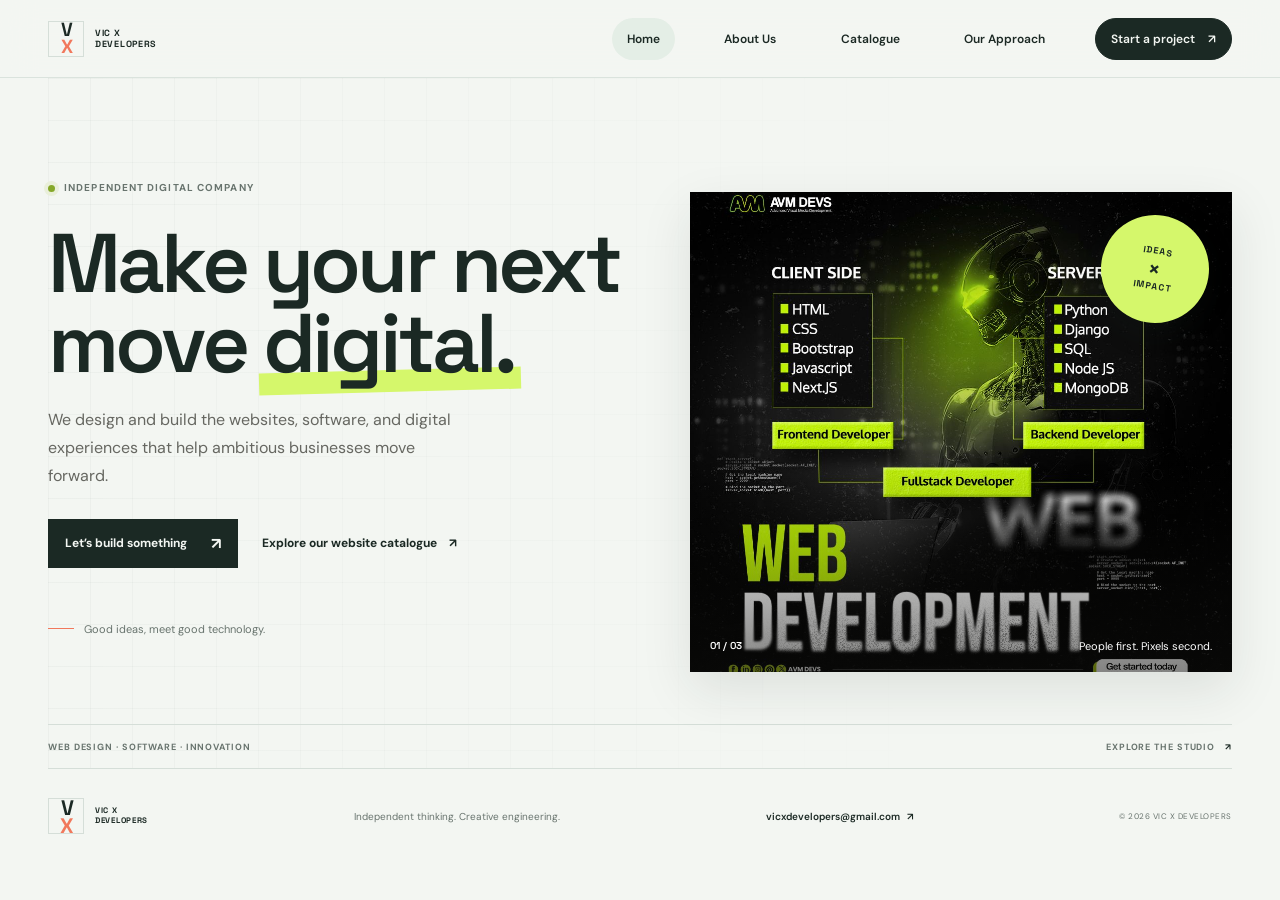
<file: index.html>
<!doctype html>
<html lang="en">
  <head>
    <meta charset="utf-8">
    <meta name="viewport" content="width=device-width, initial-scale=1">
    <meta name="theme-color" content="#f5f4ef">
    <meta name="description" content="Vic X Developers builds thoughtful websites, digital products, and technology for ambitious businesses.">
    <title>Vic X Developers — Digital, built for what’s next</title>
    <link rel="preconnect" href="https://fonts.googleapis.com">
    <link rel="preconnect" href="https://fonts.gstatic.com" crossorigin>
    <link rel="preconnect" href="https://images.unsplash.com">
    <link href="https://fonts.googleapis.com/css2?family=DM+Sans:wght@400;500;600;700&family=Space+Grotesk:wght@400;500;600;700&display=swap" rel="stylesheet">
    <link rel="stylesheet" href="css/style.css">
    <script src="js/main.js" defer></script>
  </head>
  <body>
    <header class="site-header">
      <a class="wordmark" href="index.html" aria-label="Vic X Developers home">
        <span class="wordmark-symbol" aria-hidden="true">V<span>X</span></span>
        <span class="wordmark-name">VIC X<br>DEVELOPERS</span>
      </a>
      <button class="menu-toggle" type="button" aria-expanded="false" aria-controls="site-nav" aria-label="Open navigation">
        <span></span><span></span>
      </button>
      <nav class="site-nav" id="site-nav" aria-label="Main navigation">
        <a href="index.html" aria-current="page">Home</a>
        <a href="services.html">About Us</a>
        <a href="website-types.html">Catalogue</a>
        <a href="approach.html">Our Approach</a>
        <a class="nav-contact" href="contact.html">Start a project <span aria-hidden="true">↗</span></a>
      </nav>
    </header>

    <main id="top">
      <section class="hero section-wrap">
        <div class="hero-copy">
          <p class="eyebrow"><span class="status-dot"></span> Independent digital company</p>
          <h1>Make your next move <span class="highlight-word">digital.</span></h1>
          <p class="hero-intro">We design and build the websites, software, and digital experiences that help ambitious businesses move forward.</p>
          <div class="hero-actions">
            <a class="button button-dark" href="contact.html">Let’s build something <span aria-hidden="true">↗</span></a>
            <a class="text-link" href="website-types.html">Explore our website catalogue <span aria-hidden="true">↗</span></a>
          </div>
          <div class="hero-note"><span class="note-line"></span><span>Good ideas, meet good technology.</span></div>
        </div>
        <div class="hero-visual">
          <img src="images/image10.jpg" alt="web development" />
          <div class="visual-label"><span class="label-index">01 / 03</span><span>People first. Pixels second.</span></div>
          <div class="visual-stamp" aria-label="Ideas into impact"><span>IDEAS</span><span class="stamp-x">×</span><span>IMPACT</span></div>
        </div>
        <div class="hero-bottom"><span>WEB DESIGN · SOFTWARE · INNOVATION</span><a href="services.html" aria-label="Explore our services">EXPLORE THE STUDIO <span aria-hidden="true">↗</span></a></div>
      </section>
    </main>

    <footer class="site-footer section-wrap">
      <a class="wordmark footer-wordmark" href="index.html" aria-label="Vic X Developers home"><span class="wordmark-symbol" aria-hidden="true">V<span>X</span></span><span class="wordmark-name">VIC X<br>DEVELOPERS</span></a>
      <span class="footer-line">Independent thinking. Creative engineering.</span>
      <a class="footer-email" href="mailto:vicxdevelopers@gmail.com">vicxdevelopers@gmail.com <span aria-hidden="true">↗</span></a>
      <span class="copyright">© <span id="year">2026</span> VIC X DEVELOPERS</span>
    </footer>
  </body>
</html>
</file>
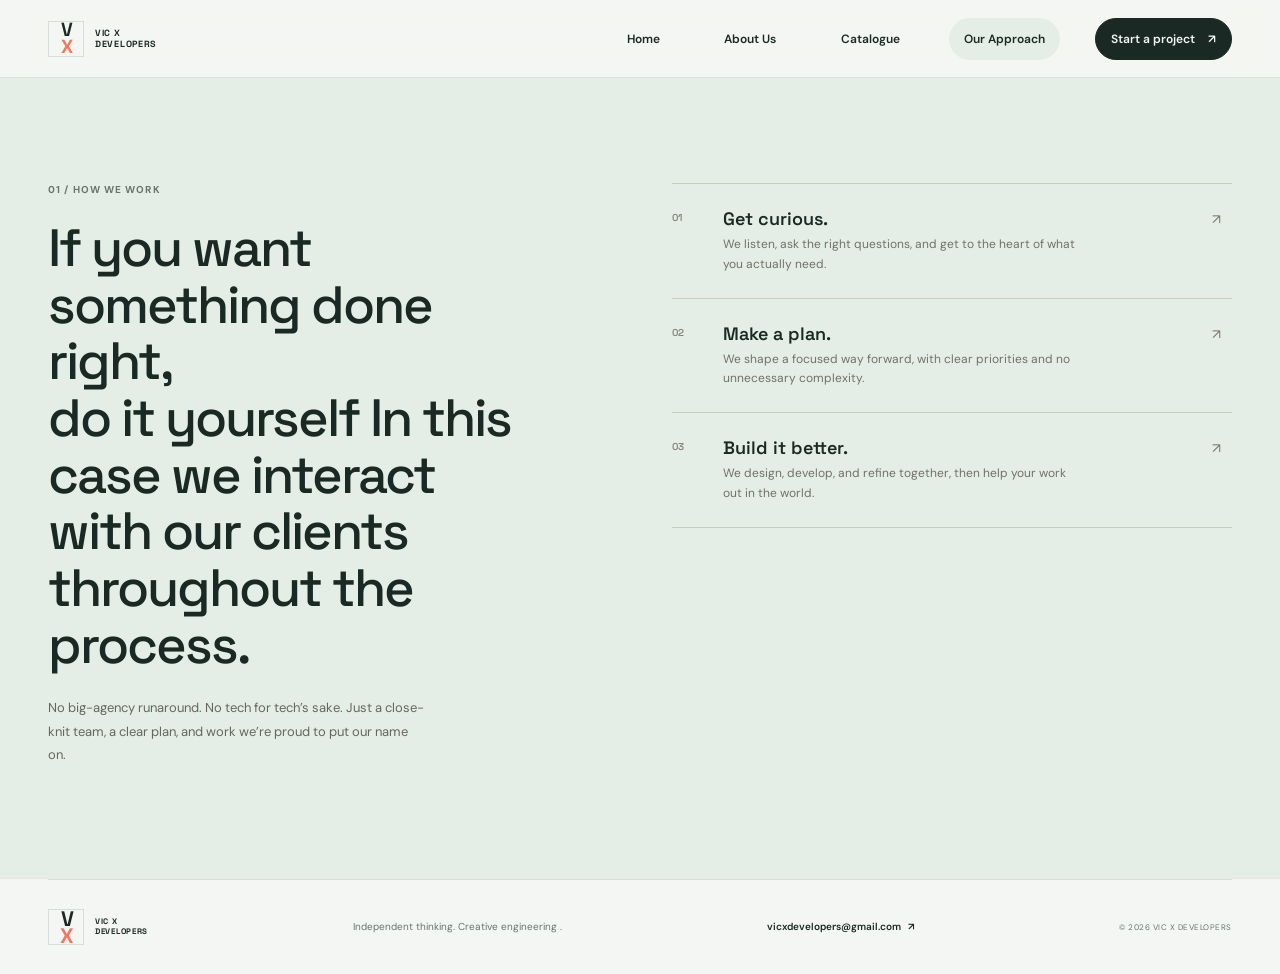
<file: approach.html>
<!doctype html>
<html lang="en">
  <head>
    <meta charset="utf-8">
    <meta name="viewport" content="width=device-width, initial-scale=1">
    <meta name="theme-color" content="#f5f4ef">
    <meta name="description" content="Learn how Vic X Developers works with clients to plan, design, and build digital projects.">
    <title>Our Approach — Vic X Developers</title>
    <link rel="preconnect" href="https://fonts.googleapis.com">
    <link rel="preconnect" href="https://fonts.gstatic.com" crossorigin>
    <link href="https://fonts.googleapis.com/css2?family=DM+Sans:wght@400;500;600;700&family=Space+Grotesk:wght@400;500;600;700&display=swap" rel="stylesheet">
    <link rel="stylesheet" href="css/style.css">
    <script src="js/main.js" defer></script>
  </head>
  <body>
    <header class="site-header">
      <a class="wordmark" href="index.html" aria-label="Vic X Developers home"><span class="wordmark-symbol" aria-hidden="true">V<span>X</span></span><span class="wordmark-name">VIC X<br>DEVELOPERS</span></a>
      <button class="menu-toggle" type="button" aria-expanded="false" aria-controls="site-nav" aria-label="Open navigation"><span></span><span></span></button>
      <nav class="site-nav" id="site-nav" aria-label="Main navigation">
        <a href="index.html">Home</a>
        <a href="services.html">About Us</a>
        <a href="website-types.html">Catalogue</a>
        <a href="approach.html" aria-current="page">Our Approach</a>
        <a class="nav-contact" href="contact.html">Start a project <span aria-hidden="true">↗</span></a>
      </nav>
    </header>

    <main id="top">
      <section class="approach approach-page" id="approach">
        <div class="approach-inner section-wrap">
          <div class="approach-heading">
            <p class="eyebrow">01 / How we work</p>
            <h1>If you want something done right,<br>do it yourself <span>In this case we interact with our clients throughout the process.</span></h1>
            <p>No big-agency runaround. No tech for tech’s sake. Just a close-knit team, a clear plan, and work we’re proud to put our name on.</p>
          </div>
          <div class="steps">
            <div class="step"><span class="step-number">01</span><div><h2>Get curious.</h2><p>We listen, ask the right questions, and get to the heart of what you actually need.</p></div><span class="step-mark" aria-hidden="true">↗</span></div>
            <div class="step"><span class="step-number">02</span><div><h2>Make a plan.</h2><p>We shape a focused way forward, with clear priorities and no unnecessary complexity.</p></div><span class="step-mark" aria-hidden="true">↗</span></div>
            <div class="step"><span class="step-number">03</span><div><h2>Build it better.</h2><p>We design, develop, and refine together, then help your work out in the world.</p></div><span class="step-mark" aria-hidden="true">↗</span></div>
          </div>
        </div>
      </section>
    </main>

    <footer class="site-footer section-wrap">
      <a class="wordmark footer-wordmark" href="index.html" aria-label="Vic X Developers home"><span class="wordmark-symbol" aria-hidden="true">V<span>X</span></span><span class="wordmark-name">VIC X<br>DEVELOPERS</span></a>
      <span class="footer-line">Independent thinking. Creative engineering .</span>
      <a class="footer-email" href="mailto:vicxdevelopers@gmail.com">vicxdevelopers@gmail.com <span aria-hidden="true">↗</span></a>
      <span class="copyright">© <span id="year">2026</span> VIC X DEVELOPERS</span>
    </footer>
  </body>
</html>
</file>
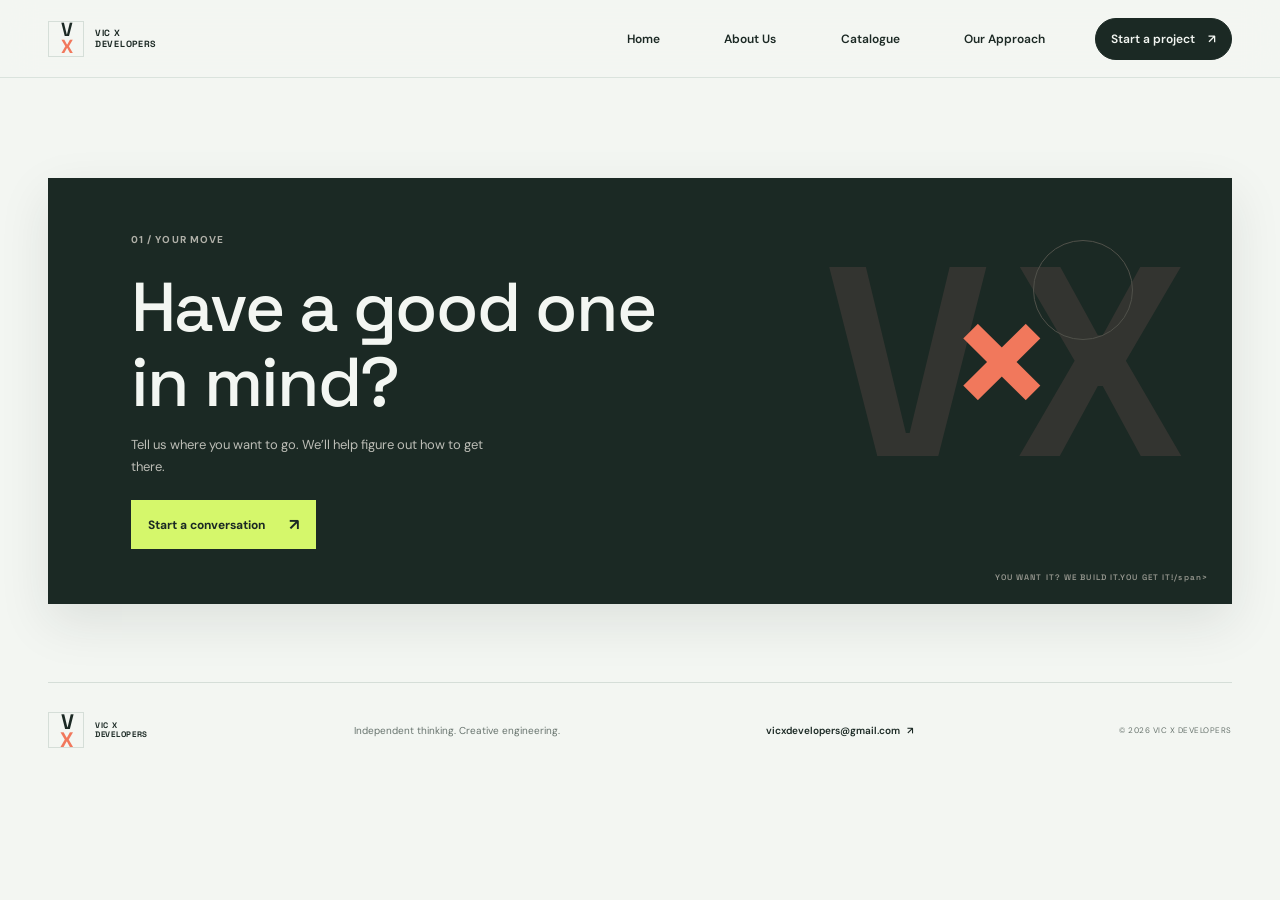
<file: contact.html>
<!doctype html>
<html lang="en">
  <head>
    <meta charset="utf-8">
    <meta name="viewport" content="width=device-width, initial-scale=1">
    <meta name="theme-color" content="#f5f4ef">
    <meta name="description" content="Get in touch with Vic X Developers to discuss your next digital project.">
    <title>Contact — Vic X Developers</title>
    <link rel="preconnect" href="https://fonts.googleapis.com">
    <link rel="preconnect" href="https://fonts.gstatic.com" crossorigin>
    <link href="https://fonts.googleapis.com/css2?family=DM+Sans:wght@400;500;600;700&family=Space+Grotesk:wght@400;500;600;700&display=swap" rel="stylesheet">
    <link rel="stylesheet" href="css/style.css">
    <script src="js/main.js" defer></script>
  </head>
  <body>
    <header class="site-header">
      <a class="wordmark" href="index.html" aria-label="Vic X Developers home"><span class="wordmark-symbol" aria-hidden="true">V<span>X</span></span><span class="wordmark-name">VIC X<br>DEVELOPERS</span></a>
      <button class="menu-toggle" type="button" aria-expanded="false" aria-controls="site-nav" aria-label="Open navigation"><span></span><span></span></button>
      <nav class="site-nav" id="site-nav" aria-label="Main navigation">
        <a href="index.html">Home</a>
        <a href="services.html">About Us</a>
        <a href="website-types.html">Catalogue</a>
        <a href="approach.html">Our Approach</a>
        <a class="nav-contact" href="contact.html" aria-current="page">Start a project <span aria-hidden="true">↗</span></a>
      </nav>
    </header>

    <main id="top">
      <section class="contact contact-page section-wrap" id="contact">
        <div class="contact-panel">
          <div class="contact-copy">
            <p class="eyebrow">01 / Your move</p>
            <h1>Have a good one<br><span>in mind?</span></h1>
            <p>Tell us where you want to go. We’ll help figure out how to get there.</p>
            <a class="button button-light" href="mailto:vicxdevelopers@gmail.com">Start a conversation <span aria-hidden="true">↗</span></a>
          </div>
          <div class="contact-mark" aria-hidden="true"><span>V</span><span class="contact-x">×</span><span>X</span><i></i></div>
          <span class="contact-coordinate">YOU WANT IT? WE BUILD IT.YOU GET IT!/span>
        </div>
      </section>
    </main>

    <footer class="site-footer section-wrap">
      <a class="wordmark footer-wordmark" href="index.html" aria-label="Vic X Developers home"><span class="wordmark-symbol" aria-hidden="true">V<span>X</span></span><span class="wordmark-name">VIC X<br>DEVELOPERS</span></a>
      <span class="footer-line">Independent thinking. Creative engineering.</span>
      <a class="footer-email" href="mailto:vicxdevelopers@gmail.com">vicxdevelopers@gmail.com <span aria-hidden="true">↗</span></a>
      <span class="copyright">© <span id="year">2026</span> VIC X DEVELOPERS</span>
    </footer>
  </body>
</html>
</file>
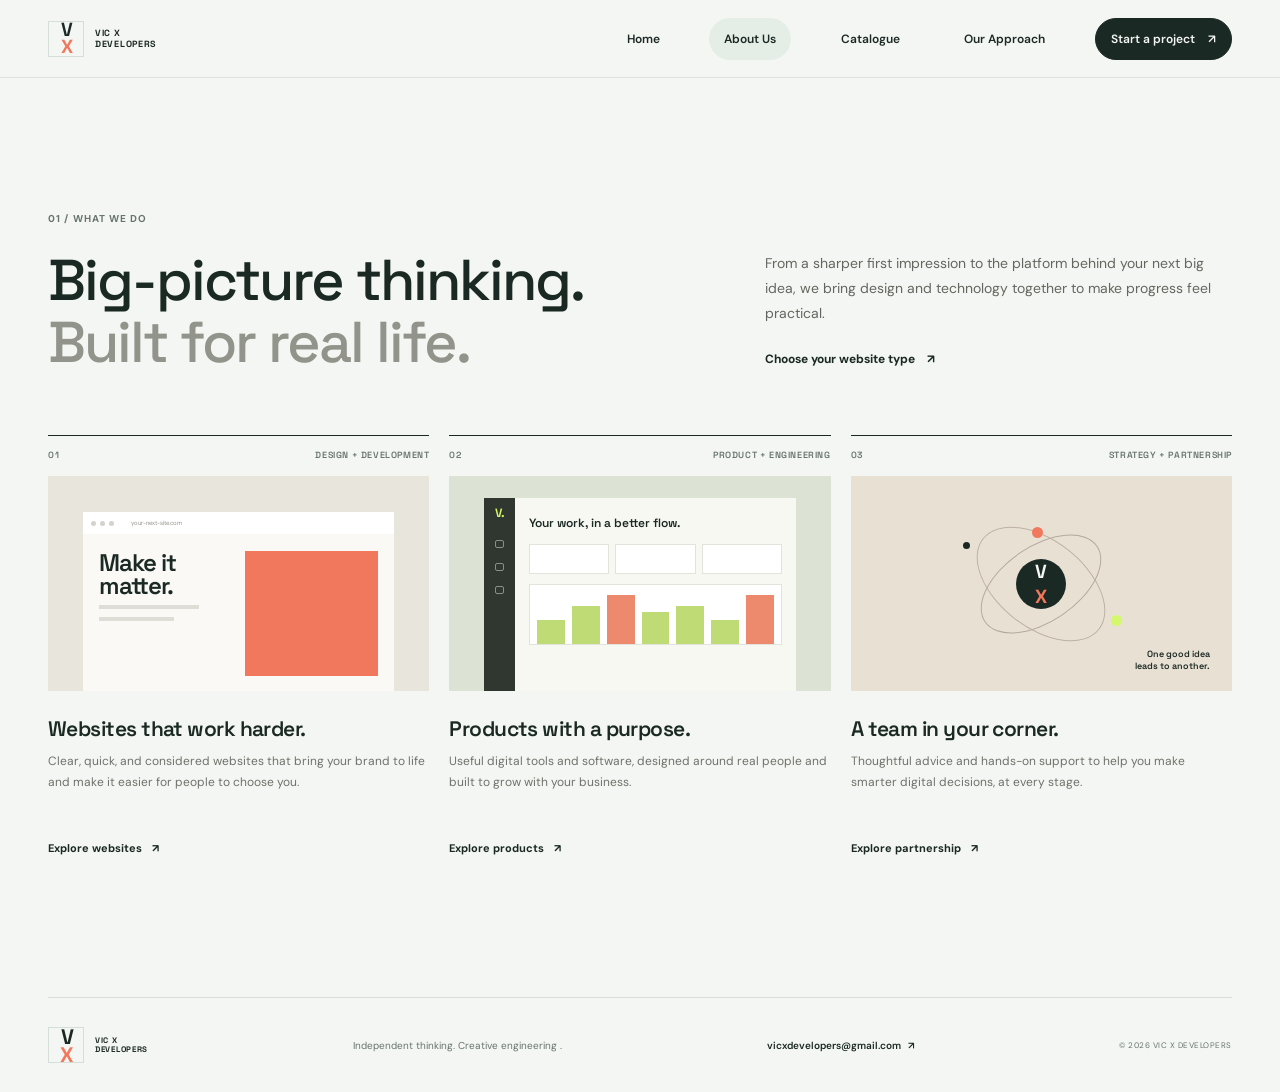
<file: services.html>
<!doctype html>
<html lang="en">
  <head>
    <meta charset="utf-8">
    <meta name="viewport" content="width=device-width, initial-scale=1">
    <meta name="theme-color" content="#f5f4ef">
    <meta name="description" content="Explore web design, digital product development, and ongoing technology partnership from Vic X Developers.">
    <title>What We Do — Vic X Developers</title>
    <link rel="preconnect" href="https://fonts.googleapis.com">
    <link rel="preconnect" href="https://fonts.gstatic.com" crossorigin>
    <link href="https://fonts.googleapis.com/css2?family=DM+Sans:wght@400;500;600;700&family=Space+Grotesk:wght@400;500;600;700&display=swap" rel="stylesheet">
    <link rel="stylesheet" href="css/style.css">
    <script src="js/main.js" defer></script>
  </head>
  <body>
    <header class="site-header">
      <a class="wordmark" href="index.html" aria-label="Vic X Developers home"><span class="wordmark-symbol" aria-hidden="true">V<span>X</span></span><span class="wordmark-name">VIC X<br>DEVELOPERS</span></a>
      <button class="menu-toggle" type="button" aria-expanded="false" aria-controls="site-nav" aria-label="Open navigation"><span></span><span></span></button>
      <nav class="site-nav" id="site-nav" aria-label="Main navigation">
        <a href="index.html">Home</a>
        <a href="services.html" aria-current="page">About Us</a>
        <a href="website-types.html">Catalogue</a>
        <a href="approach.html">Our Approach</a>
        <a class="nav-contact" href="contact.html">Start a project <span aria-hidden="true">↗</span></a>
      </nav>
    </header>

    <main id="top">
      <section class="intro section-wrap" id="services">
        <div class="section-heading">
          <p class="eyebrow">01 / What we do</p>
          <h1>Big-picture thinking.<br><span>Built for real life.</span></h1>
        </div>
        <div class="intro-copy">
          <p>From a sharper first impression to the platform behind your next big idea, we bring design and technology together to make progress feel practical.</p>
          <a class="text-link" href="website-types.html">Choose your website type <span aria-hidden="true">↗</span></a>
        </div>
      </section>

      <section class="services section-wrap" aria-label="Our services">
        <article class="service-item service-web">
          <div class="service-topline"><span>01</span><span>DESIGN + DEVELOPMENT</span></div>
          <div class="service-art art-browser" aria-hidden="true">
            <div class="browser-bar"><i></i><i></i><i></i><span>your-next-site.com</span></div>
            <div class="browser-content"><div class="browser-copy"><b>Make it<br>matter.</b><span></span><span></span></div><div class="browser-image"></div></div>
          </div>
          <h2>Websites that work harder.</h2>
          <p>Clear, quick, and considered websites that bring your brand to life and make it easier for people to choose you.</p>
          <a href="website-types.html" aria-label="Explore website types">Explore websites <span aria-hidden="true">↗</span></a>
        </article>
        <article class="service-item service-products">
          <div class="service-topline"><span>02</span><span>PRODUCT + ENGINEERING</span></div>
          <div class="service-art art-product" aria-hidden="true">
            <div class="product-sidebar"><span class="sidebar-mark">V.</span><i></i><i></i><i></i></div>
            <div class="product-main"><div class="product-welcome">Your work, in a better flow.</div><div class="product-cards"><span></span><span></span><span></span></div><div class="product-chart"><i></i><i></i><i></i><i></i><i></i><i></i><i></i></div></div>
          </div>
          <h2>Products with a purpose.</h2>
          <p>Useful digital tools and software, designed around real people and built to grow with your business.</p>
          <a href="contact.html" aria-label="Ask us about digital products and software">Explore products <span aria-hidden="true">↗</span></a>
        </article>
        <article class="service-item service-partner">
          <div class="service-topline"><span>03</span><span>STRATEGY + PARTNERSHIP</span></div>
          <div class="service-art art-orbit" aria-hidden="true">
            <div class="orbit orbit-one"></div><div class="orbit orbit-two"></div><div class="orbit-core">V<span>X</span></div><i class="orbit-dot dot-one"></i><i class="orbit-dot dot-two"></i><i class="orbit-dot dot-three"></i>
            <span class="orbit-caption">One good idea<br>leads to another.</span>
          </div>
          <h2>A team in your corner.</h2>
          <p>Thoughtful advice and hands-on support to help you make smarter digital decisions, at every stage.</p>
          <a href="contact.html" aria-label="Ask us about ongoing digital partnership">Explore partnership <span aria-hidden="true">↗</span></a>
        </article>
      </section>
    </main>

    <footer class="site-footer section-wrap">
      <a class="wordmark footer-wordmark" href="index.html" aria-label="Vic X Developers home"><span class="wordmark-symbol" aria-hidden="true">V<span>X</span></span><span class="wordmark-name">VIC X<br>DEVELOPERS</span></a>
      <span class="footer-line">Independent thinking. Creative engineering .</span>
      <a class="footer-email" href="mailto:vicxdevelopers@gmail.com">vicxdevelopers@gmail.com <span aria-hidden="true">↗</span></a>
      <span class="copyright">© <span id="year">2026</span> VIC X DEVELOPERS</span>
    </footer>
  </body>
</html>
</file>
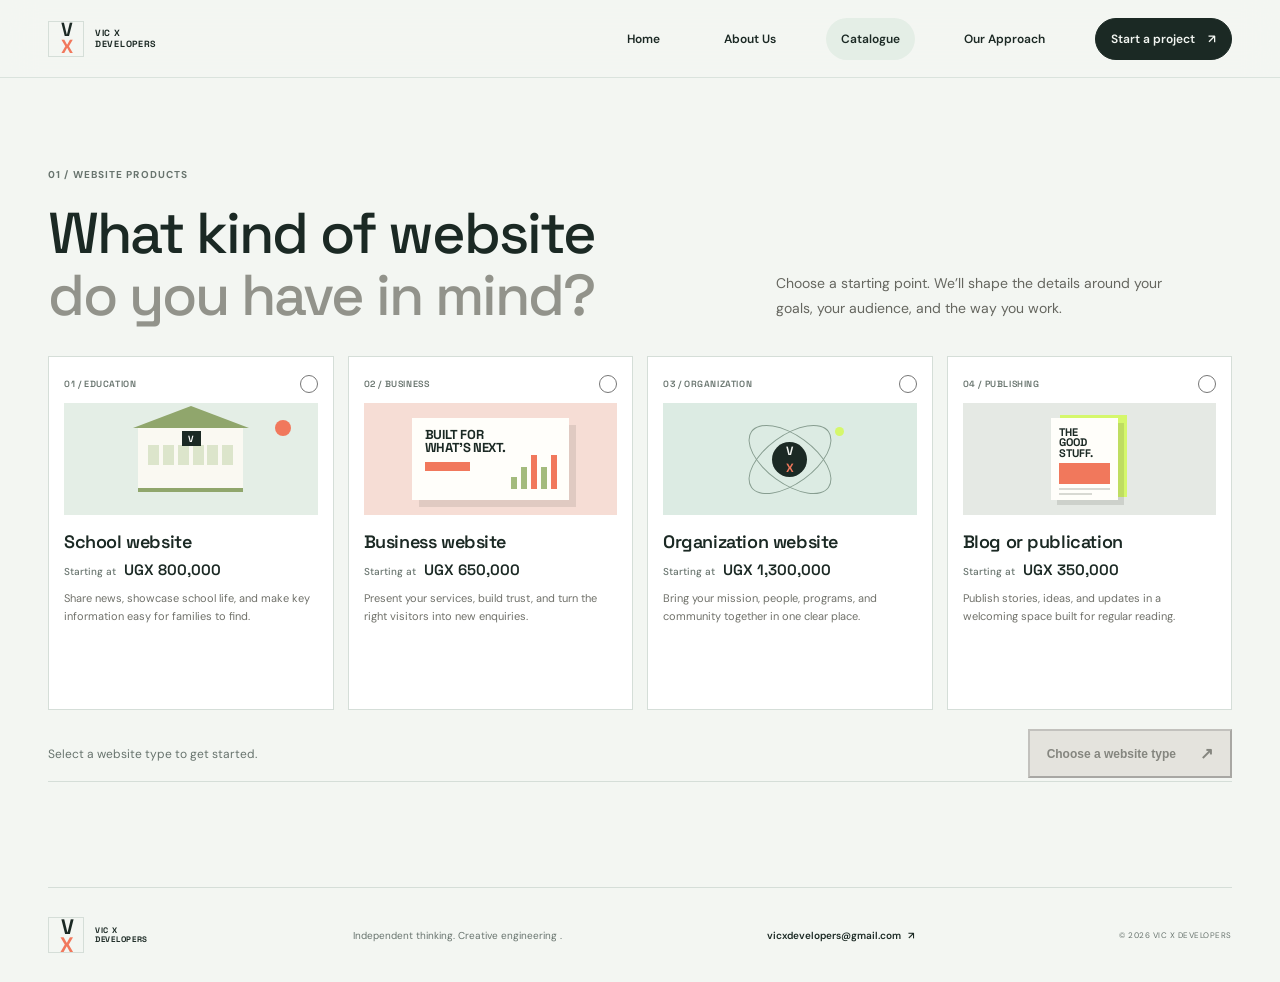
<file: website-types.html>
<!doctype html>
<html lang="en">
  <head>
    <meta charset="utf-8">
    <meta name="viewport" content="width=device-width, initial-scale=1">
    <meta name="theme-color" content="#f5f4ef">
    <meta name="description" content="Choose a school, business, organization, or blog website with Vic X Developers.">
    <title>Website Types — Vic X Developers</title>
    <link rel="preconnect" href="https://fonts.googleapis.com">
    <link rel="preconnect" href="https://fonts.gstatic.com" crossorigin>
    <link href="https://fonts.googleapis.com/css2?family=DM+Sans:wght@400;500;600;700&family=Space+Grotesk:wght@400;500;600;700&display=swap" rel="stylesheet">
    <link rel="stylesheet" href="css/style.css">
    <script src="js/main.js" defer></script>
  </head>
  <body>
    <header class="site-header">
      <a class="wordmark" href="index.html" aria-label="Vic X Developers home"><span class="wordmark-symbol" aria-hidden="true">V<span>X</span></span><span class="wordmark-name">VIC X<br>DEVELOPERS</span></a>
      <button class="menu-toggle" type="button" aria-expanded="false" aria-controls="site-nav" aria-label="Open navigation"><span></span><span></span></button>
      <nav class="site-nav" id="site-nav" aria-label="Main navigation">
        <a href="index.html">Home</a>
        <a href="services.html">About Us</a>
        <a href="website-types.html" aria-current="page">Catalogue</a>
        <a href="approach.html">Our Approach</a>
        <a class="nav-contact" href="contact.html">Start a project <span aria-hidden="true">↗</span></a>
      </nav>
    </header>

    <main id="top">
      <section class="website-products page-products section-wrap" id="website-products">
        <div class="products-heading">
          <div>
            <p class="eyebrow">01 / Website products</p>
            <h1>What kind of website<br><span>do you have in mind?</span></h1>
          </div>
          <p>Choose a starting point. We’ll shape the details around your goals, your audience, and the way you work.</p>
        </div>
        <form class="website-picker" id="website-picker">
          <fieldset>
            <legend class="visually-hidden">Choose the type of website you would like us to create</legend>
            <div class="website-grid">
              <label class="website-option">
                <span class="website-option-head"><span>01 / EDUCATION</span><input type="radio" name="website-type" value="School website" aria-label="School website"></span>
                <span class="product-art art-school" aria-hidden="true"><span class="school-building"><span class="building-sign">V</span><span class="building-windows"><i></i><i></i><i></i><i></i><i></i><i></i></span></span><span class="art-sun"></span></span>
                <span class="website-option-title">School website</span>
                <span class="website-option-price"><span>Starting at</span> UGX 800,000</span>
                <span class="website-option-description">Share news, showcase school life, and make key information easy for families to find.</span>
              </label>
              <label class="website-option">
                <span class="website-option-head"><span>02 / BUSINESS</span><input type="radio" name="website-type" value="Business website" aria-label="Business website"></span>
                <span class="product-art art-business" aria-hidden="true"><span class="business-window"><b>BUILT FOR<br>WHAT’S NEXT.</b><span class="business-cta"></span><span class="business-chart"><i></i><i></i><i></i><i></i><i></i></span></span></span>
                <span class="website-option-title">Business website</span>
                <span class="website-option-price"><span>Starting at</span> UGX 650,000</span>
                <span class="website-option-description">Present your services, build trust, and turn the right visitors into new enquiries.</span>
              </label>
              <label class="website-option">
                <span class="website-option-head"><span>03 / ORGANIZATION</span><input type="radio" name="website-type" value="Organization website" aria-label="Organization website"></span>
                <span class="product-art art-organization" aria-hidden="true"><span class="organization-orbit orbit-a"></span><span class="organization-orbit orbit-b"></span><span class="organization-center">V<span>X</span></span><i class="organization-dot"></i></span>
                <span class="website-option-title">Organization website</span>
                <span class="website-option-price"><span>Starting at</span> UGX 1,300,000</span>
                <span class="website-option-description">Bring your mission, people, programs, and community together in one clear place.</span>
              </label>
              <label class="website-option">
                <span class="website-option-head"><span>04 / PUBLISHING</span><input type="radio" name="website-type" value="Blog website" aria-label="Blog website"></span>
                <span class="product-art art-blog" aria-hidden="true"><span class="blog-page"><b>THE<br>GOOD<br>STUFF.</b><span class="blog-image"></span><i></i><i></i></span><span class="blog-page-back"></span></span>
                <span class="website-option-title">Blog or publication</span>
                <span class="website-option-price"><span>Starting at</span> UGX 350,000</span>
                <span class="website-option-description">Publish stories, ideas, and updates in a welcoming space built for regular reading.</span>
              </label>
            </div>
          </fieldset>
          <div class="picker-footer">
            <p id="website-selection-status" aria-live="polite">Select a website type to get started.</p>
            <button class="button button-dark product-submit" id="website-request" type="submit" disabled><span class="request-label">Choose a website type</span><span aria-hidden="true">↗</span></button>
          </div>
        </form>
      </section>
    </main>

    <footer class="site-footer section-wrap">
      <a class="wordmark footer-wordmark" href="index.html" aria-label="Vic X Developers home"><span class="wordmark-symbol" aria-hidden="true">V<span>X</span></span><span class="wordmark-name">VIC X<br>DEVELOPERS</span></a>
      <span class="footer-line">Independent thinking. Creative engineering .</span>
      <a class="footer-email" href="mailto:vicxdevelopers@gmail.com">vicxdevelopers@gmail.com <span aria-hidden="true">↗</span></a>
      <span class="copyright">© <span id="year">2026</span> VIC X DEVELOPERS</span>
    </footer>
  </body>
</html>
</file>
<file: css/style.css>
:root {
  color-scheme: light;
  --paper: #f3f6f2;
  --ink: #1b2924;
  --muted: #68746e;
  --line: #d5ded8;
  --acid: #d5f76b;
  --coral: #f1785c;
  --surface: #ffffff;
  --soft-green: #e4eee6;
  --shadow-soft: 0 18px 48px rgb(27 41 36 / 10%);
  --display: "Space Grotesk", "Trebuchet MS", sans-serif;
  --body: "DM Sans", "Segoe UI", sans-serif;
}

* { box-sizing: border-box; }
html { scroll-behavior: smooth; scroll-padding-top: 90px; }
html { scroll-behavior: smooth; scroll-padding-top: 90px; }
body { margin: 0; background: var(--paper); color: var(--ink); font-family: var(--body); font-size: 16px; -webkit-font-smoothing: antialiased; }
a { color: inherit; text-decoration: none; }
button, a { -webkit-tap-highlight-color: transparent; }
::selection { background: var(--acid); color: var(--ink); }
.section-wrap { width: min(1320px, calc(100% - 96px)); margin-inline: auto; }

.site-header { height: 78px; padding-inline: max(48px, calc((100vw - 1320px) / 2)); position: sticky; top: 0; z-index: 10; display: flex; align-items: center; justify-content: space-between; border-bottom: 1px solid rgb(213 222 216 / 82%); background: rgb(243 246 242 / 92%); backdrop-filter: blur(16px); }
.wordmark { display: inline-flex; align-items: center; gap: 11px; }
.wordmark-symbol { width: 36px; height: 36px; display: grid; place-items: center; border: 1px solid var(--line); font: 700 19px/.85 var(--display); letter-spacing: -2px; }
.wordmark-symbol span { color: var(--coral); }
.wordmark-name { font: 700 9px/1.2 var(--display); letter-spacing: .7px; }
.site-nav { display: flex; align-items: center; gap: clamp(18px, 2.7vw, 38px); font-size: 12px; font-weight: 600; }
.site-nav > a { min-height: 42px; padding: 0 15px; display: inline-flex; align-items: center; border-radius: 999px; transition: background .2s, color .2s, transform .2s; }
.site-nav a:not(.nav-contact):hover { color: var(--ink); background: var(--surface); }
.site-nav a[aria-current="page"]:not(.nav-contact) { color: var(--ink); background: var(--soft-green); }
.text-link:hover, .footer-email:hover { color: #77796f; }
.text-link span, .service-item > a span, .footer-email span, .button span { display: inline-block; transition: transform .2s ease; }
.text-link:hover span, .service-item > a:hover span, .footer-email:hover span, .button:hover span { transform: translate(3px, -2px); }
.site-nav a:focus-visible { outline: 2px solid var(--coral); outline-offset: 3px; }
.nav-contact { padding: 0 18px; border: 1px solid var(--ink); border-radius: 999px; color: var(--paper); background: var(--ink); transition: background .2s, color .2s, transform .2s; }
.nav-contact:hover { color: var(--ink); background: var(--acid); border-color: var(--acid); transform: translateY(-1px); }
.nav-contact span { margin-left: 13px; }
.menu-toggle { display: none; }

.hero { min-height: 690px; padding-top: 62px; position: relative; isolation: isolate; display: grid; grid-template-columns: 1fr .94fr; grid-template-rows: 1fr auto; column-gap: 5.5%; }
.hero::before { position: absolute; z-index: -1; inset: 0; background-image: linear-gradient(rgb(27 41 36 / 3%) 1px, transparent 1px), linear-gradient(90deg, rgb(27 41 36 / 3%) 1px, transparent 1px); background-size: 42px 42px; content: ""; mask-image: linear-gradient(90deg, #000, transparent 76%); pointer-events: none; }
.hero-copy { padding: 15px 0 62px; align-self: center; animation: enter-left .7s both; }
.eyebrow { margin: 0; display: flex; align-items: center; gap: 9px; color: var(--muted); font-size: 10px; line-height: 1.4; font-weight: 700; letter-spacing: 1.1px; text-transform: uppercase; }
.status-dot { width: 7px; height: 7px; border-radius: 50%; background: #85a82a; box-shadow: 0 0 0 4px #e9efda; }
h1, h2, h3, p { margin-top: 0; }
h1, h2, h3 { font-family: var(--display); }
.hero h1 { max-width: 650px; margin: 29px 0 22px; font-size: clamp(58px, 6.5vw, 92px); line-height: .96; letter-spacing: -3.8px; font-weight: 600; }
.highlight-word { position: relative; z-index: 0; white-space: nowrap; }
.highlight-word::after { content: ""; position: absolute; z-index: -1; left: -4px; right: -6px; bottom: 4px; height: 22px; background: var(--acid); transform: rotate(-1.5deg); }
.hero-intro { max-width: 430px; margin-bottom: 29px; color: #666761; font-size: 16px; line-height: 1.75; }
.hero-actions { display: flex; align-items: center; gap: 24px; }
.button { min-height: 49px; padding: 0 17px; display: inline-flex; align-items: center; justify-content: center; gap: 24px; font-size: 12px; font-weight: 700; transition: transform .2s, background .2s; }
.button:hover { transform: translateY(-2px); }
.button-dark { color: var(--paper); background: var(--ink); }
.button-dark:hover { background: #3a3b37; }
.button span { font-size: 16px; }
.text-link { display: inline-flex; align-items: center; gap: 12px; font-size: 12px; font-weight: 700; transition: color .2s; }
.hero-note { margin-top: 54px; display: flex; align-items: center; gap: 10px; color: var(--muted); font-size: 11px; }
.note-line { width: 26px; height: 1px; background: var(--coral); }
.hero-visual { min-height: 480px; max-height: 510px; position: relative; align-self: center; overflow: hidden; background: #d8d4cb; box-shadow: var(--shadow-soft); animation: enter-right .85s both; }
.hero-visual > img { width: 100%; height: 100%; position: absolute; inset: 0; object-fit: cover; object-position: center; transition: transform .8s cubic-bezier(.2, .7, .2, 1); }
.hero-visual:hover > img { transform: scale(1.035); }
.hero-visual::after { content: ""; position: absolute; inset: 55% 0 0; background: linear-gradient(transparent, rgb(15 15 13 / 51%)); }
.visual-label { position: absolute; z-index: 1; right: 20px; bottom: 19px; left: 20px; display: flex; justify-content: space-between; color: white; font-size: 11px; }
.label-index { font: 600 10px var(--display); }
.visual-stamp { width: 108px; height: 108px; position: absolute; top: 23px; right: 23px; z-index: 1; display: flex; flex-direction: column; align-items: center; justify-content: center; border-radius: 50%; color: var(--ink); background: var(--acid); font: 700 9px/1.4 var(--display); letter-spacing: 1px; transform: rotate(9deg); box-shadow: 0 8px 30px rgb(27 41 36 / 16%); }
.stamp-x { font-size: 20px; line-height: 1.1; }
.hero-bottom { grid-column: 1 / -1; height: 44px; display: flex; justify-content: space-between; align-items: center; border-top: 1px solid var(--line); color: var(--muted); font-size: 9px; letter-spacing: .9px; font-weight: 700; }
.hero-bottom a span { padding-left: 7px; color: var(--ink); }

.intro { padding-top: 134px; padding-bottom: 62px; display: grid; grid-template-columns: 1fr .75fr; align-items: end; gap: 8%; }
.section-heading .eyebrow, .approach-heading .eyebrow, .contact-copy .eyebrow { margin-bottom: 23px; }
.section-heading :is(h1, h2), .approach-heading :is(h1, h2), .contact-copy :is(h1, h2) { margin-bottom: 0; font-size: clamp(38px, 4.5vw, 60px); line-height: 1.08; letter-spacing: -2px; font-weight: 500; }
.section-heading :is(h1, h2) span { color: #92938b; }
.intro-copy { max-width: 450px; padding-bottom: 5px; }
.intro-copy > p { margin-bottom: 21px; color: #65665f; font-size: 14px; line-height: 1.8; }

.website-products { padding: 0 0 105px; }
.page-products { padding-top: 90px; }
.products-heading { margin-bottom: 30px; display: grid; grid-template-columns: 1fr .72fr; align-items: end; gap: 8%; }
.products-heading .eyebrow { margin-bottom: 20px; }
.products-heading :is(h1, h2) { margin: 0; font-size: clamp(38px, 4.5vw, 60px); line-height: 1.08; letter-spacing: -2px; font-weight: 500; }
.products-heading :is(h1, h2) span { color: #92938b; }
.products-heading > p { max-width: 410px; margin: 0 0 5px; color: #65665f; font-size: 14px; line-height: 1.8; }
.website-picker fieldset { min-width: 0; margin: 0; padding: 0; border: 0; }
.visually-hidden { width: 1px; height: 1px; padding: 0; position: absolute; overflow: hidden; clip: rect(0, 0, 0, 0); white-space: nowrap; clip-path: inset(50%); }
.website-grid { display: grid; grid-template-columns: repeat(4, minmax(0, 1fr)); gap: 14px; }
.website-option { min-width: 0; min-height: 354px; padding: 15px; position: relative; display: flex; flex-direction: column; border: 1px solid var(--line); background: var(--surface); cursor: pointer; transition: border-color .25s, transform .25s cubic-bezier(.2, .7, .2, 1), box-shadow .25s, background-color .25s; }
.website-option:hover { transform: translateY(-5px); border-color: #a2b2a7; box-shadow: var(--shadow-soft); }
.website-option:focus-within { outline: 2px solid var(--coral); outline-offset: 3px; }
.website-option:has(input:checked) { border-color: var(--ink); background: #fbfcf8; box-shadow: 0 0 0 1px var(--ink), var(--shadow-soft); }
.website-option:has(input:checked)::after { width: 7px; height: 7px; position: absolute; top: 24px; right: 44px; border-radius: 50%; background: #85a82a; content: ""; }
.website-option:active { transform: translateY(-1px) scale(.99); }
.website-option-head { min-height: 24px; display: flex; align-items: center; justify-content: space-between; color: var(--muted); font: 600 9px var(--display); letter-spacing: .6px; }
.website-option-head input { width: 18px; height: 18px; margin: 0; accent-color: var(--ink); cursor: pointer; }
.product-art { height: 112px; margin: 7px 0 16px; position: relative; display: grid; place-items: center; overflow: hidden; }
.product-art { transition: filter .25s, transform .35s cubic-bezier(.2, .7, .2, 1); }
.website-option:hover .product-art { filter: saturate(1.12); transform: scale(1.025); }
.art-school { background: #e4eee6; }
.school-building { width: 105px; height: 66px; padding: 19px 10px 8px; position: relative; display: block; background: #faf9f2; border-bottom: 4px solid #90a66c; }
.school-building::before { width: 0; height: 0; position: absolute; top: -20px; left: -5px; border-right: 58px solid transparent; border-bottom: 22px solid #90a66c; border-left: 58px solid transparent; content: ""; }
.building-sign { width: 19px; height: 15px; position: absolute; top: 5px; left: calc(50% - 9px); z-index: 1; display: grid; place-items: center; color: #fff; background: var(--ink); font: 700 9px var(--display); }
.building-windows { display: flex; justify-content: space-between; }
.building-windows i { width: 11px; height: 20px; background: #dce5cb; }
.art-sun { width: 16px; height: 16px; position: absolute; top: 17px; right: 27px; border-radius: 50%; background: var(--coral); }
.art-business { background: #f6ddd5; }
.business-window { width: 157px; height: 82px; padding: 11px 13px; position: relative; display: block; background: #fffefa; box-shadow: 7px 7px 0 rgb(32 33 31 / 10%); }
.business-window b { display: block; font: 700 13px/.95 var(--display); letter-spacing: -.4px; }
.business-cta { width: 45px; height: 9px; margin-top: 8px; display: block; background: var(--coral); }
.business-chart { height: 34px; position: absolute; right: 12px; bottom: 11px; display: flex; align-items: end; gap: 4px; }
.business-chart i { width: 6px; height: 35%; background: #a4bb7d; }
.business-chart i:nth-child(2), .business-chart i:nth-child(4) { height: 65%; }
.business-chart i:nth-child(3), .business-chart i:nth-child(5) { height: 100%; background: var(--coral); }
.art-organization { background: #dcebe3; }
.organization-orbit { width: 96px; height: 49px; position: absolute; border: 1px solid #879d90; border-radius: 50%; }
.orbit-a { transform: rotate(36deg); }
.orbit-b { transform: rotate(-36deg); }
.organization-center { width: 35px; height: 35px; position: relative; z-index: 1; display: grid; place-items: center; border-radius: 50%; color: var(--paper); background: var(--ink); font: 700 12px var(--display); }
.organization-center span { color: var(--coral); }
.organization-dot { width: 9px; height: 9px; position: absolute; top: 24px; right: calc(50% - 54px); border-radius: 50%; background: var(--acid); }
.art-blog { background: #e5e9e4; }
.blog-page, .blog-page-back { width: 67px; height: 82px; position: absolute; background: #fffefa; }
.blog-page { z-index: 1; margin-left: -10px; padding: 9px 8px; box-shadow: 6px 5px 0 rgb(32 33 31 / 12%); }
.blog-page b { display: block; font: 700 11px/.92 var(--display); }
.blog-image { height: 21px; margin: 5px 0 4px; display: block; background: var(--coral); }
.blog-page i { height: 2px; margin-top: 3px; display: block; background: #d8d9d3; }
.blog-page i:last-child { width: 65%; }
.blog-page-back { margin: -6px 0 0 9px; background: var(--acid); }
.website-option-title { margin-bottom: 8px; font: 600 18px/1.2 var(--display); letter-spacing: -.4px; }
.website-option-price { margin: -1px 0 9px; font: 600 15px/1.35 var(--display); }
.website-option-price span { margin-right: 4px; color: var(--muted); font: 500 10px/1.4 var(--body); }
.website-option-description { color: #70716a; font-size: 11px; line-height: 1.65; }
.picker-footer { min-height: 72px; padding-top: 16px; display: flex; align-items: center; justify-content: space-between; gap: 20px; border-bottom: 1px solid var(--line); }
.picker-footer p { margin: 0; color: var(--muted); font-size: 12px; }
.product-submit:disabled { color: #85867f; background: #e4e3dd; cursor: not-allowed; transform: none; }
.product-submit .request-label { font-size: 12px; }

.services { padding-bottom: 140px; display: grid; grid-template-columns: repeat(3, 1fr); gap: 20px; }
.service-item { min-width: 0; border-top: 1px solid var(--ink); }
.service-topline { padding: 13px 0 15px; display: flex; justify-content: space-between; color: var(--muted); font: 600 9px var(--display); letter-spacing: .6px; }
.service-art { height: 215px; margin-bottom: 24px; position: relative; overflow: hidden; }
.art-browser { padding: 36px 35px 0; background: #e8e5dc; }
.browser-bar { height: 22px; padding: 0 8px; display: flex; align-items: center; gap: 4px; background: #fff; }
.browser-bar i { width: 5px; height: 5px; border-radius: 50%; background: #d4d2cc; }
.browser-bar span { margin-left: 13px; color: #92938d; font-size: 6px; }
.browser-content { height: 159px; padding: 17px 16px; display: grid; grid-template-columns: 1fr 1fr; gap: 12px; background: #faf9f5; }
.browser-copy { display: flex; flex-direction: column; align-items: flex-start; gap: 8px; }
.browser-copy b { font: 600 24px/.96 var(--display); letter-spacing: -1px; }
.browser-copy span { width: 75%; height: 4px; background: #deddd6; }
.browser-copy span:last-child { width: 56%; }
.browser-image { background: var(--coral); }
.art-product { padding: 22px 35px 0; background: #dce3d4; }
.product-sidebar { width: 31px; position: absolute; inset: 22px auto 0 35px; display: flex; flex-direction: column; align-items: center; gap: 15px; background: #303731; }
.sidebar-mark { padding: 7px 0 4px; color: var(--acid); font: 700 12px var(--display); }
.product-sidebar i { width: 9px; height: 8px; border: 1px solid #899089; border-radius: 2px; }
.product-main { height: 193px; margin-left: 31px; padding: 17px 14px; background: #f8f8f3; }
.product-welcome { margin-bottom: 13px; font: 600 12px var(--display); }
.product-cards { display: flex; gap: 6px; }
.product-cards span { height: 30px; flex: 1; border: 1px solid #e2e4dc; background: white; }
.product-chart { height: 61px; margin-top: 10px; padding: 0 7px; display: flex; align-items: end; gap: 7px; border: 1px solid #e2e4dc; background: white; }
.product-chart i { flex: 1; height: 42%; background: #bedb75; }
.product-chart i:nth-child(2), .product-chart i:nth-child(5) { height: 65%; }
.product-chart i:nth-child(3), .product-chart i:nth-child(7) { height: 84%; background: #ed896d; }
.product-chart i:nth-child(4) { height: 55%; }
.art-orbit { display: grid; place-items: center; background: #e9e0d4; }
.orbit { width: 136px; height: 76px; position: absolute; border: 1px solid #b3a99c; border-radius: 50%; transform: rotate(-34deg); }
.orbit-two { width: 148px; height: 88px; transform: rotate(38deg); border-color: #bcb1a3; }
.orbit-core { width: 50px; height: 50px; z-index: 1; display: grid; place-items: center; border-radius: 50%; color: var(--paper); background: var(--ink); font: 700 19px var(--display); }
.orbit-core span { color: var(--coral); }
.orbit-dot { width: 11px; height: 11px; position: absolute; border-radius: 50%; background: var(--coral); }
.dot-one { top: 51px; left: calc(50% - 9px); }
.dot-two { right: calc(50% - 81px); bottom: 65px; background: var(--acid); }
.dot-three { top: 66px; left: calc(50% - 78px); width: 7px; height: 7px; background: var(--ink); }
.orbit-caption { position: absolute; right: 22px; bottom: 19px; font: 600 9px/1.35 var(--display); text-align: right; }
.service-item :is(h2, h3) { margin-bottom: 9px; font-size: 21px; letter-spacing: -.55px; font-weight: 600; }
.service-item > p { min-height: 70px; margin-bottom: 15px; color: #70716a; font-size: 12px; line-height: 1.7; }
.service-item > a { display: inline-flex; gap: 10px; align-items: center; font-size: 11px; font-weight: 700; }
.service-item > a:hover { color: #77796f; }
.service-art { transition: box-shadow .3s ease, transform .3s cubic-bezier(.2, .7, .2, 1); }
.service-item:hover .service-art { transform: translateY(-4px); box-shadow: var(--shadow-soft); }
.orbit-core { transition: transform .4s cubic-bezier(.2, .7, .2, 1); }
.service-item:hover .orbit-core { transform: rotate(12deg) scale(1.08); }
.browser-image { transition: background-color .25s, transform .35s cubic-bezier(.2, .7, .2, 1); }
.service-item:hover .browser-image { transform: scale(.96); background-color: var(--acid); }

.approach { padding: 105px 0 112px; background: var(--soft-green); }
.approach-inner { display: grid; grid-template-columns: .86fr 1fr; gap: 12%; }
.approach-heading :is(h1, h2) { font-size: clamp(37px, 4.1vw, 54px); }
.approach-heading :is(h1, h2) span { position: relative; z-index: 0; }
.approach-heading :is(h1, h2) span::after { content: ""; position: absolute; z-index: -1; left: 0; right: 0; bottom: 1px; height: 13px; background: var(--acid); }
.approach-heading > p:last-child { max-width: 380px; margin: 23px 0 0; color: #65665f; font-size: 13px; line-height: 1.8; }
.steps { border-top: 1px solid #c9c9c1; }
.step { min-height: 113px; padding: 23px 0; display: grid; grid-template-columns: 38px 1fr 20px; gap: 13px; border-bottom: 1px solid #c9c9c1; }
.step-number { padding-top: 4px; color: #84857e; font: 600 10px var(--display); }
.step :is(h2, h3) { margin: 0 0 5px; font-size: 18px; font-weight: 600; }
.step p { max-width: 360px; margin: 0; color: #70716a; font-size: 12px; line-height: 1.65; }
.step-mark { padding-top: 3px; color: #787970; font-size: 14px; }

.contact { padding-top: 100px; padding-bottom: 78px; }
.contact-panel { min-height: 395px; padding: 55px 7%; position: relative; display: flex; align-items: center; overflow: hidden; color: var(--paper); background: var(--ink); box-shadow: var(--shadow-soft); }
.contact-copy { position: relative; z-index: 2; }
.contact-copy .eyebrow { color: #b1b1a9; }
.contact-copy :is(h1, h2) { margin-bottom: 15px; font-size: clamp(43px, 5.4vw, 70px); }
.contact-copy h2 span { color: var(--acid); }
.contact-copy > p:not(.eyebrow) { max-width: 360px; margin-bottom: 23px; color: #bcbdb6; font-size: 13px; line-height: 1.65; }
.button-light { color: var(--ink); background: var(--acid); }
.button-light:hover { background: #e3ff8a; }
.contact-mark { width: 450px; height: 450px; position: absolute; top: -40px; right: 2%; display: flex; align-items: center; justify-content: center; color: #333430; font: 700 270px/.8 var(--display); letter-spacing: -45px; user-select: none; }
.contact-x { color: var(--coral); font-size: 180px; }
.contact-mark i { width: 100px; height: 100px; position: absolute; top: 102px; right: 75px; border: 1px solid #50514a; border-radius: 50%; }
.contact-coordinate { position: absolute; right: 24px; bottom: 22px; color: #96978f; font: 600 8px var(--display); letter-spacing: 1.1px; }

.site-footer { min-height: 95px; display: flex; align-items: center; justify-content: space-between; gap: 22px; border-top: 1px solid var(--line); }
.footer-wordmark .wordmark-symbol { font-size: 21px; }
.footer-wordmark .wordmark-name { font-size: 8px; }
.footer-line, .footer-email, .copyright { color: var(--muted); font-size: 10px; }
.footer-email { color: var(--ink); font-weight: 600; }
.footer-email span { margin-left: 5px; }
.copyright { font-size: 8px; letter-spacing: .5px; }

@keyframes enter-left { from { opacity: 0; transform: translateX(-16px); } to { opacity: 1; transform: translateX(0); } }
@keyframes enter-right { from { opacity: 0; transform: translateX(16px); } to { opacity: 1; transform: translateX(0); } }

@media (min-width: 1500px) {
  .hero h1 { font-size: 88px; }
}

@media (max-width: 900px) {
  .section-wrap { width: calc(100% - 56px); }
  .site-header { padding-inline: 28px; }
  .hero { min-height: auto; padding-top: 48px; column-gap: 4%; }
  .hero h1 { font-size: clamp(51px, 7.5vw, 70px); }
  .hero-visual { min-height: 420px; }
  .hero-actions { align-items: flex-start; flex-direction: column; gap: 16px; }
  .hero-note { margin-top: 35px; }
  .intro { padding-top: 95px; }
  .website-products { padding-bottom: 85px; }
  .website-grid { grid-template-columns: repeat(2, minmax(0, 1fr)); gap: 12px; }
  .website-option { min-height: 340px; }
  .products-heading { gap: 5%; }
  .products-heading :is(h1, h2) { font-size: 43px; }
  .services { gap: 14px; padding-bottom: 100px; }
  .service-art { height: 175px; }
  .art-browser { padding: 30px 19px 0; }
  .product-sidebar { left: 19px; }
  .art-product { padding-right: 19px; padding-left: 19px; }
  .browser-copy b { font-size: 20px; }
  .service-item :is(h2, h3) { font-size: 18px; }
  .approach-inner { gap: 7%; }
}

@media (max-width: 640px) {
  html { scroll-padding-top: 72px; }
  .section-wrap { width: calc(100% - 40px); }
  .site-header { height: 72px; padding-inline: 20px; z-index: 10; background: rgb(243 246 242 / 94%); }
  .wordmark-symbol { font-size: 24px; }
  .menu-toggle { width: 42px; height: 42px; padding: 12px 10px; display: flex; flex-direction: column; justify-content: center; gap: 6px; border: 1px solid var(--line); background: transparent; cursor: pointer; }
  .menu-toggle span { width: 20px; height: 1px; display: block; background: var(--ink); transition: transform .2s; }
  .menu-toggle[aria-expanded="true"] span:first-child { transform: translateY(3.5px) rotate(45deg); }
  .menu-toggle[aria-expanded="true"] span:last-child { transform: translateY(-3.5px) rotate(-45deg); }
  .site-nav { padding: 14px 20px 18px; position: absolute; top: 71px; right: 0; left: 0; display: none; align-items: stretch; gap: 5px; border-bottom: 1px solid var(--line); background: var(--paper); box-shadow: var(--shadow-soft); }
  .site-nav.is-open { display: flex; flex-direction: column; }
  .site-nav > a { min-height: 44px; padding: 0 15px; justify-content: space-between; }
  .site-nav .nav-contact { min-height: 46px; margin-top: 5px; padding: 0 16px; border: 1px solid var(--ink); }
  .site-nav .nav-contact span { float: right; }
  .hero { min-height: 0; padding-top: 46px; grid-template-columns: 1fr; row-gap: 25px; }
  .hero-copy { padding: 0 0 4px; }
  .eyebrow { font-size: 9px; }
  .hero h1 { max-width: 520px; margin: 23px 0 18px; font-size: clamp(52px, 13vw, 76px); line-height: .98; letter-spacing: -2.8px; }
  .hero-intro { max-width: 440px; font-size: 14px; }
  .hero-actions { align-items: center; flex-direction: row; flex-wrap: wrap; gap: 19px; }
  .button { min-height: 47px; }
  .hero-note { margin-top: 25px; }
  .hero-visual { min-height: 0; height: min(109vw, 440px); max-height: 440px; }
  .visual-stamp { width: 88px; height: 88px; top: 15px; right: 15px; }
  .hero-bottom { margin-top: 0; font-size: 8px; }
  .intro { padding-top: 83px; padding-bottom: 33px; grid-template-columns: 1fr; gap: 19px; }
  .section-heading :is(h1, h2), .approach-heading :is(h1, h2) { font-size: 43px; }
  .section-heading .eyebrow, .approach-heading .eyebrow, .contact-copy .eyebrow { margin-bottom: 17px; }
  .intro-copy > p { font-size: 13px; }
  .website-products { padding-bottom: 75px; }
  .products-heading { margin-bottom: 23px; grid-template-columns: 1fr; gap: 14px; }
  .products-heading .eyebrow { margin-bottom: 16px; }
  .products-heading :is(h1, h2) { font-size: 40px; }
  .products-heading > p { font-size: 13px; }
  .website-grid { grid-template-columns: 1fr; gap: 10px; }
  .website-option { min-height: 0; padding: 12px; display: grid; grid-template-columns: 100px 1fr; grid-template-rows: auto auto 1fr; column-gap: 14px; }
  .website-option-head { grid-column: 1 / -1; }
  .product-art { height: 94px; margin: 8px 0 0; grid-column: 1; grid-row: 2 / 4; }
  .school-building { transform: scale(.83); }
  .business-window { transform: scale(.78); }
  .website-option-title { align-self: end; margin: 8px 0 5px; font-size: 16px; }
  .website-option-price { margin: 0 0 5px; font-size: 14px; }
  .website-option-description { align-self: start; font-size: 11px; }
  .picker-footer { min-height: 0; padding-top: 15px; align-items: flex-start; flex-direction: column; gap: 12px; }
  .product-submit { width: 100%; justify-content: space-between; }
  .services { padding-bottom: 84px; grid-template-columns: 1fr; gap: 31px; }
  .service-art { height: 220px; }
  .art-browser { padding: 36px 38px 0; }
  .art-product { padding: 22px 38px 0; }
  .product-sidebar { left: 38px; }
  .service-item :is(h2, h3) { font-size: 20px; }
  .service-item > p { min-height: 0; max-width: 420px; font-size: 13px; }
  .approach { padding: 76px 0 80px; }
  .approach-inner { grid-template-columns: 1fr; gap: 34px; }
  .approach-heading > p:last-child { font-size: 13px; }
  .step { min-height: 105px; grid-template-columns: 29px 1fr 15px; gap: 9px; }
  .step :is(h2, h3) { font-size: 17px; }
  .contact { padding-top: 65px; padding-bottom: 50px; }
  .contact-panel { min-height: 400px; padding: 38px 25px; align-items: flex-start; }
  .contact-copy { padding-top: 11px; }
  .contact-copy :is(h1, h2) { font-size: 53px; }
  .contact-mark { width: 230px; height: 230px; top: auto; right: -35px; bottom: -20px; font-size: 150px; letter-spacing: -27px; opacity: .72; }
  .contact-x { font-size: 100px; }
  .contact-mark i { width: 55px; height: 55px; top: 45px; right: 36px; }
  .contact-coordinate { right: 15px; bottom: 14px; font-size: 7px; }
  .site-footer { padding-block: 24px; min-height: 0; display: grid; grid-template-columns: 1fr auto; gap: 16px; }
  .footer-line { grid-column: 1; grid-row: 2; }
  .footer-email { grid-column: 2; grid-row: 1; font-size: 9px; }
  .copyright { grid-column: 2; grid-row: 2; text-align: right; }
}

@media (prefers-reduced-motion: reduce) {
  *, *::before, *::after { scroll-behavior: auto !important; animation-duration: .01ms !important; animation-iteration-count: 1 !important; transition-duration: .01ms !important; }
}
</file>
